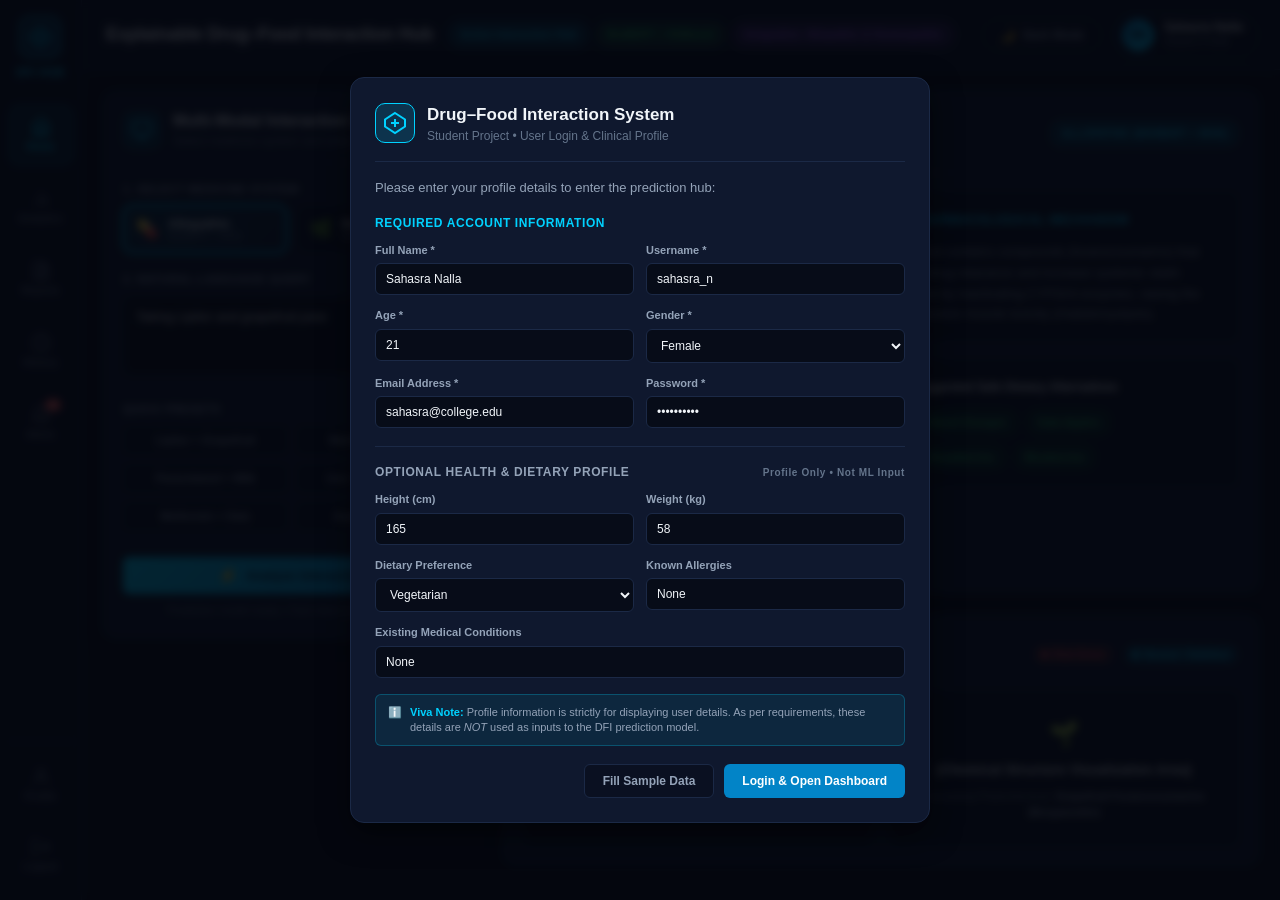
<file: index.html>
<!DOCTYPE html>
<html lang="en">

<head>
  <meta charset="UTF-8">
  <meta name="viewport" content="width=device-width, initial-scale=1.0">
  <title>Drug–Food Interaction (DFI) Prediction System</title>
  <meta name="description"
    content="A student-built Drug-Food Interaction Prediction System frontend with clinical explainability and interaction risk gauge.">
  <link rel="stylesheet" href="style.css">
</head>

<body class="dark-theme">

  <!-- ========================================================
       1. LOGIN & USER PROFILE SETUP MODAL (Appears on Load)
       ======================================================== -->
  <div id="loginModal" class="modal-overlay">
    <div class="modal-card">
      <div class="modal-header">
        <div class="modal-brand">
          <div class="brand-icon">
            <!-- Medical / Hexagon Cross Icon -->
            <svg width="24" height="24" viewBox="0 0 24 24" fill="none" stroke="currentColor" stroke-width="2">
              <polygon points="12 2 22 8.5 22 15.5 12 22 2 15.5 2 8.5 12 2"></polygon>
              <line x1="12" y1="8" x2="12" y2="16"></line>
              <line x1="8" y1="12" x2="16" y2="12"></line>
            </svg>
          </div>
          <div>
            <h2 class="modal-title">Drug–Food Interaction System</h2>
            <p class="modal-subtitle">Student Project • User Login & Clinical Profile</p>
          </div>
        </div>
      </div>

      <div class="modal-body">
        <p class="form-instruction">Please enter your profile details to enter the prediction hub:</p>

        <form id="loginForm">
          <!-- Required Login Credentials -->
          <div class="form-section-title">Required Account Information</div>
          <div class="form-grid">
            <div class="form-group">
              <label for="inputFullName">Full Name *</label>
              <input type="text" id="inputFullName" required placeholder="e.g., Sahasra Nalla" value="Sahasra Nalla">
            </div>
            <div class="form-group">
              <label for="inputUsername">Username *</label>
              <input type="text" id="inputUsername" required placeholder="e.g., sahasra_n" value="sahasra_n">
            </div>
            <div class="form-group">
              <label for="inputAge">Age *</label>
              <input type="number" id="inputAge" required min="1" max="120" placeholder="e.g., 21" value="21">
            </div>
            <div class="form-group">
              <label for="inputGender">Gender *</label>
              <select id="inputGender" required>
                <option value="Female" selected>Female</option>
                <option value="Male">Male</option>
                <option value="Other">Other / Prefer not to say</option>
              </select>
            </div>
            <div class="form-group">
              <label for="inputEmail">Email Address *</label>
              <input type="email" id="inputEmail" required placeholder="e.g., sahasra@college.edu"
                value="sahasra@college.edu">
            </div>
            <div class="form-group">
              <label for="inputPassword">Password *</label>
              <input type="password" id="inputPassword" required placeholder="••••••••" value="student123">
            </div>
          </div>

          <!-- Optional Health Profile Information -->
          <div class="form-section-title optional-title">
            Optional Health & Dietary Profile
            <span class="optional-badge">Profile Only • Not ML Input</span>
          </div>

          <div class="form-grid">
            <div class="form-group">
              <label for="inputHeight">Height (cm)</label>
              <input type="number" id="inputHeight" placeholder="e.g., 165" value="165">
            </div>
            <div class="form-group">
              <label for="inputWeight">Weight (kg)</label>
              <input type="number" id="inputWeight" placeholder="e.g., 58" value="58">
            </div>
            <div class="form-group">
              <label for="inputDiet">Dietary Preference</label>
              <select id="inputDiet">
                <option value="Vegetarian" selected>Vegetarian</option>
                <option value="Non-Vegetarian">Non-Vegetarian</option>
                <option value="Vegan">Vegan</option>
                <option value="Eggetarian">Eggetarian</option>
              </select>
            </div>
            <div class="form-group">
              <label for="inputAllergies">Known Allergies</label>
              <input type="text" id="inputAllergies" placeholder="e.g., Penicillin, Peanuts" value="None">
            </div>
            <div class="form-group full-width">
              <label for="inputConditions">Existing Medical Conditions</label>
              <input type="text" id="inputConditions" placeholder="e.g., Mild Asthma, Hypertension" value="None">
            </div>
          </div>

          <!-- Note for Project Review / Viva -->
          <div class="viva-note">
            <span class="viva-note-icon">ℹ️</span>
            <span><strong>Viva Note:</strong> Profile information is strictly for displaying user details. As per
              requirements, these details are <em>NOT</em> used as inputs to the DFI prediction model.</span>
          </div>

          <div class="modal-actions">
            <button type="button" id="autofillBtn" class="btn btn-secondary">Fill Sample Data</button>
            <button type="submit" class="btn btn-primary">Login & Open Dashboard</button>
          </div>
        </form>
      </div>
    </div>
  </div>

  <!-- ========================================================
       2. USER PROFILE DETAILS MODAL (Viewable from Top-Right)
       ======================================================== -->
  <div id="profileViewModal" class="modal-overlay hidden">
    <div class="modal-card profile-details-card">
      <div class="modal-header">
        <div class="modal-brand">
          <div class="avatar-circle large" id="modalProfileAvatar">SN</div>
          <div>
            <h2 class="modal-title" id="modalProfileName">Sahasra Nalla</h2>
            <p class="modal-subtitle" id="modalProfileUsername">@sahasra_n • Registered Student Profile</p>
          </div>
        </div>
        <button type="button" id="closeProfileModalBtn" class="close-btn" aria-label="Close Profile">✕</button>
      </div>

      <div class="modal-body">
        <div class="profile-info-grid">
          <div class="profile-field">
            <span class="field-label">Email:</span>
            <span class="field-value" id="displayEmail">sahasra@college.edu</span>
          </div>
          <div class="profile-field">
            <span class="field-label">Age & Gender:</span>
            <span class="field-value" id="displayAgeGender">21 years, Female</span>
          </div>
          <div class="profile-field">
            <span class="field-label">Height:</span>
            <span class="field-value" id="displayHeight">165 cm</span>
          </div>
          <div class="profile-field">
            <span class="field-label">Weight:</span>
            <span class="field-value" id="displayWeight">58 kg</span>
          </div>
          <div class="profile-field">
            <span class="field-label">Dietary Preference:</span>
            <span class="field-value" id="displayDiet">Vegetarian</span>
          </div>
          <div class="profile-field">
            <span class="field-label">Known Allergies:</span>
            <span class="field-value" id="displayAllergies">None</span>
          </div>
          <div class="profile-field full-width">
            <span class="field-label">Existing Conditions:</span>
            <span class="field-value" id="displayConditions">None</span>
          </div>
        </div>

        <div class="viva-note">
          <span class="viva-note-icon">🔒</span>
          <span>This profile data is saved locally for account display and is decoupled from prediction
            calculations.</span>
        </div>

        <div class="modal-actions">
          <button type="button" id="editProfileBtn" class="btn btn-secondary">Edit Profile</button>
          <button type="button" id="closeProfileBtn" class="btn btn-primary">Done</button>
        </div>
      </div>
    </div>
  </div>

  <!-- ========================================================
       3. MAIN APPLICATION LAYOUT
       ======================================================== -->
  <div class="app-layout">

    <!-- LEFT SIDEBAR (Follows Reference Image) -->
    <aside class="sidebar">
      <div class="sidebar-brand">
        <div class="brand-logo-hex">
          <svg width="22" height="22" viewBox="0 0 24 24" fill="none" stroke="currentColor" stroke-width="2">
            <polygon points="12 2 22 8.5 22 15.5 12 22 2 15.5 2 8.5 12 2"></polygon>
            <line x1="12" y1="8" x2="12" y2="16"></line>
            <line x1="8" y1="12" x2="16" y2="12"></line>
          </svg>
        </div>
        <div class="brand-text">DFI Hub</div>
      </div>

      <nav class="sidebar-nav">
        <!-- Home (Active by default) -->
        <button class="nav-btn active" data-tab="home" title="Home">
          <svg class="nav-icon" width="20" height="20" viewBox="0 0 24 24" fill="none" stroke="currentColor"
            stroke-width="2">
            <path d="M3 9l9-7 9 7v11a2 2 0 0 1-2 2H5a2 2 0 0 1-2-2z"></path>
            <polyline points="9 22 9 12 15 12 15 22"></polyline>
          </svg>
          <span class="nav-label">Home</span>
        </button>

        <!-- Analytics -->
        <button class="nav-btn" data-tab="analytics" title="Analytics">
          <svg class="nav-icon" width="20" height="20" viewBox="0 0 24 24" fill="none" stroke="currentColor"
            stroke-width="2">
            <path d="M18 20V10"></path>
            <path d="M12 20V4"></path>
            <path d="M6 20v-6"></path>
          </svg>
          <span class="nav-label">Analytics</span>
        </button>

        <!-- Reports -->
        <button class="nav-btn" data-tab="reports" title="Reports">
          <svg class="nav-icon" width="20" height="20" viewBox="0 0 24 24" fill="none" stroke="currentColor"
            stroke-width="2">
            <path d="M14 2H6a2 2 0 0 0-2 2v16a2 2 0 0 0 2 2h12a2 2 0 0 0 2-2V8z"></path>
            <polyline points="14 2 14 8 20 8"></polyline>
            <line x1="16" y1="13" x2="8" y2="13"></line>
            <line x1="16" y1="17" x2="8" y2="17"></line>
            <polyline points="10 9 9 9 8 9"></polyline>
          </svg>
          <span class="nav-label">Reports</span>
        </button>

        <!-- History -->
        <button class="nav-btn" data-tab="history" title="History">
          <svg class="nav-icon" width="20" height="20" viewBox="0 0 24 24" fill="none" stroke="currentColor"
            stroke-width="2">
            <circle cx="12" cy="12" r="10"></circle>
            <polyline points="12 6 12 12 16 14"></polyline>
          </svg>
          <span class="nav-label">History</span>
        </button>

        <!-- Alerts -->
        <button class="nav-btn" data-tab="alerts" title="Alerts">
          <svg class="nav-icon" width="20" height="20" viewBox="0 0 24 24" fill="none" stroke="currentColor"
            stroke-width="2">
            <path d="M18 8A6 6 0 0 0 6 8c0 7-3 9-3 9h18s-3-2-3-9"></path>
            <path d="M13.73 21a2 2 0 0 1-3.46 0"></path>
          </svg>
          <span class="nav-label">Alerts</span>
          <span class="nav-badge">3</span>
        </button>
      </nav>

      <!-- Sidebar Bottom: Profile & Logout -->
      <div class="sidebar-bottom">
        <button id="sidebarProfileBtn" class="nav-btn" title="View User Profile">
          <svg class="nav-icon" width="20" height="20" viewBox="0 0 24 24" fill="none" stroke="currentColor"
            stroke-width="2">
            <path d="M20 21v-2a4 4 0 0 0-4-4H8a4 4 0 0 0-4 4v2"></path>
            <circle cx="12" cy="7" r="4"></circle>
          </svg>
          <span class="nav-label">Profile</span>
        </button>

        <button id="logoutBtn" class="nav-btn logout-btn" title="Logout">
          <svg class="nav-icon" width="20" height="20" viewBox="0 0 24 24" fill="none" stroke="currentColor"
            stroke-width="2">
            <path d="M9 21H5a2 2 0 0 1-2-2V5a2 2 0 0 1 2-2h4"></path>
            <polyline points="16 17 21 12 16 7"></polyline>
            <line x1="21" y1="12" x2="9" y2="12"></line>
          </svg>
          <span class="nav-label">Logout</span>
        </button>
      </div>
    </aside>

    <!-- MAIN DASHBOARD CONTENT AREA -->
    <div class="main-wrapper">

      <!-- TOP HEADER BAR -->
      <header class="top-header">
        <div class="header-left">
          <h1 class="header-title">Explainable Drug–Food Interaction Hub</h1>
          <div class="header-badges">
            <span class="badge badge-cyan">Active Interaction Hub</span>
            <span class="badge badge-green">BioBERT + XGBoost</span>
            <span class="badge badge-purple">Integrative: Allopathic & Homeopathic</span>
          </div>
        </div>

        <div class="header-right">
          <!-- Dark / Light Mode Toggle Button -->
          <button id="themeToggleBtn" class="theme-toggle-btn" title="Toggle Dark/Light Mode">
            <span class="theme-icon" id="themeIcon">🌙</span>
            <span class="theme-text" id="themeText">Dark Mode</span>
          </button>

          <!-- Top-Right User Profile Chip -->
          <div id="topProfileChip" class="profile-chip" title="Click to view profile details">
            <div class="avatar-circle" id="topAvatar">SN</div>
            <div class="profile-chip-info">
              <span class="profile-chip-name" id="topProfileName">Sahasra Nalla</span>
              <span class="profile-chip-role">Student Profile</span>
            </div>
          </div>
        </div>
      </header>

      <!-- CONTENT BODY (Home view & Tab placeholder views) -->
      <main class="content-body">

        <!-- ==========================================
             VIEW 1: HOME TAB (The Main DFI Dashboard)
             ========================================== -->
        <section id="homeView" class="tab-view active-view">
          <div class="dashboard-grid">

            <!-- LEFT COLUMN: MAIN INPUT CARD -->
            <div class="card input-card">
              <div class="card-header">
                <div class="card-icon-box">
                  <svg width="22" height="22" viewBox="0 0 24 24" fill="none" stroke="currentColor" stroke-width="2">
                    <rect x="2" y="3" width="20" height="14" rx="2" ry="2"></rect>
                    <line x1="8" y1="21" x2="16" y2="21"></line>
                    <line x1="12" y1="17" x2="12" y2="21"></line>
                  </svg>
                </div>
                <div>
                  <h2 class="card-title">Multi-Modal Interaction Input</h2>
                  <p class="card-subtitle">Select medicine system and enter your query below.</p>
                </div>
              </div>

              <div class="input-form-content">

                <!-- 1. Select Medicine System -->
                <div class="input-section">
                  <label class="section-label">1. SELECT MEDICINE SYSTEM</label>
                  <div class="system-toggle-group">
                    <button type="button" id="btnSystemAllopathic" class="system-toggle-btn active"
                      data-system="Allopathic">
                      <span class="system-icon">💊</span>
                      <span class="system-info">
                        <strong>Allopathic</strong>
                        <small>BioBERT + MOE</small>
                      </span>
                    </button>

                    <button type="button" id="btnSystemHomeopathic" class="system-toggle-btn" data-system="Homeopathic">
                      <span class="system-icon">🌿</span>
                      <span class="system-info">
                        <strong>Homeopathic</strong>
                        <small>Materia Medica</small>
                      </span>
                    </button>
                  </div>
                </div>

                <!-- 2. Natural-Language Query -->
                <div class="input-section">
                  <div class="section-header-inline">
                    <label class="section-label" for="queryInput">2. NATURAL-LANGUAGE QUERY</label>
                    <button type="button" id="clearQueryBtn" class="link-btn">Clear</button>
                  </div>
                  <div class="query-box-wrapper">
                    <textarea id="queryInput" class="query-textarea" rows="3"
                      placeholder="e.g., Taking Lipitor and drinking grapefruit juice">Taking Lipitor and grapefruit juice</textarea>
                  </div>
                </div>

                <!-- Quick Presets -->
                <div class="input-section">
                  <label class="section-label">QUICK PRESETS</label>
                  <div class="presets-grid">
                    <button type="button" class="preset-btn" data-preset="Lipitor + Grapefruit">
                      Lipitor + Grapefruit
                    </button>
                    <button type="button" class="preset-btn" data-preset="Warfarin + Spinach">
                      Warfarin + Spinach
                    </button>
                    <button type="button" class="preset-btn" data-preset="Paracetamol + Milk">
                      Paracetamol + Milk
                    </button>
                    <button type="button" class="preset-btn" data-preset="Iron Supplements + Orange Juice">
                      Iron + Orange Juice
                    </button>
                    <button type="button" class="preset-btn" data-preset="Metformin + High-Fiber Oats">
                      Metformin + Oats
                    </button>
                    <button type="button" class="preset-btn" data-preset="Aspirin + Alcohol">
                      Aspirin + Alcohol
                    </button>
                  </div>
                </div>

                <!-- Large Analyze Button -->
                <div class="analyze-btn-container">
                  <button type="button" id="analyzeBtn" class="btn btn-analyze">
                    <span class="analyze-icon">⚡</span>
                    <span class="analyze-text">Analyze Interaction</span>
                  </button>
                  <p class="analyze-status-hint">Prediction model ready • Fast client-side evaluation</p>
                </div>

              </div>
            </div>

            <!-- RIGHT COLUMN: RESULTS & HEATMAP -->
            <div class="results-column">

              <!-- RESULT CARD (Top Right) -->
              <div class="card result-card">
                <div class="result-card-header">
                  <div class="result-title-group">
                    <div class="result-shield-icon">
                      <svg width="22" height="22" viewBox="0 0 24 24" fill="none" stroke="currentColor"
                        stroke-width="2">
                        <path d="M12 22s8-4 8-10V5l-8-3-8 3v7c0 6 8 10 8 10z"></path>
                      </svg>
                    </div>
                    <div>
                      <h2 class="result-heading" id="resultTitle">Lipitor (Atorvastatin) + Grapefruit</h2>
                      <p class="result-pathway" id="resultPathway">Target Pathway: Intestinal & Hepatic CYP3A4 / OATP1B1
                      </p>
                    </div>
                  </div>
                  <span class="system-tag" id="resultSystemTag">ALLOPATHIC (BIOBERT + MOE)</span>
                </div>

                <!-- Results Content Grid: Gauge on Left, Mechanism on Right -->
                <div class="result-content-grid">

                  <!-- Left: CUSTOM INTERACTION GAUGE -->
                  <div class="gauge-container">
                    <div class="gauge-title-label">INTERACTION RISK GAUGE</div>

                    <!-- SVG Semicircle Gauge -->
                    <div class="gauge-svg-wrapper">
                      <svg id="interactionGaugeSvg" viewBox="0 0 300 170" class="gauge-svg">
                        <defs>
                          <!-- Color Transition Gradient as specified:
                               Left: Red (-100) -> Orange -> Yellow -> Center (0)
                               Right: Center (0 Light Yellow) -> Lime/Light Green -> Dark Green (+100) -->
                          <linearGradient id="gaugeGradient" x1="0%" y1="0%" x2="100%" y2="0%">
                            <stop offset="0%" stop-color="#ef4444"></stop> <!-- Far Left: Red (-100) -->
                            <stop offset="22%" stop-color="#f97316"></stop> <!-- Orange (-50) -->
                            <stop offset="42%" stop-color="#eab308"></stop> <!-- Yellow -->
                            <stop offset="50%" stop-color="#fef08a"></stop> <!-- Center: Light Yellow (0) -->
                            <stop offset="62%" stop-color="#84cc16"></stop> <!-- Slightly Yellow / Lime -->
                            <stop offset="80%" stop-color="#22c55e"></stop> <!-- Light Green (+50) -->
                            <stop offset="100%" stop-color="#15803d"></stop> <!-- Far Right: Dark Green (+100) -->
                          </linearGradient>
                        </defs>

                        <!-- Background track arc (subtle) -->
                        <path d="M 45 140 A 105 105 0 0 1 255 140" fill="none" stroke="rgba(255,255,255,0.08)"
                          stroke-width="24" stroke-linecap="round"></path>

                        <!-- Main colored semicircle gauge arc -->
                        <path d="M 45 140 A 105 105 0 0 1 255 140" fill="none" stroke="url(#gaugeGradient)"
                          stroke-width="20" stroke-linecap="round"></path>

                        <!-- Center Neutral Notch at top (0) -->
                        <line x1="150" y1="26" x2="150" y2="38" stroke="#ffffff" stroke-width="2.5"
                          stroke-linecap="round"></line>

                        <!-- Scale Numbers -->
                        <text x="32" y="156" class="gauge-scale-text">-100</text>
                        <text x="70" y="80" class="gauge-scale-text">-50</text>
                        <text x="150" y="22" class="gauge-scale-text center-label">0</text>
                        <text x="230" y="80" class="gauge-scale-text">+50</text>
                        <text x="268" y="156" class="gauge-scale-text">+100</text>

                        <!-- Scale direction labels -->
                        <text x="60" y="125" class="gauge-legend-text left">Negative</text>
                        <text x="240" y="125" class="gauge-legend-text right">Positive</text>

                        <!-- Needle indicator group (Rotates around 150, 140) -->
                        <g id="gaugeNeedleGroup" transform="rotate(-77 150 140)">
                          <!-- Needle pointer pointing towards apex -->
                          <polygon points="146,140 154,140 150,48" fill="#00d2ff" class="needle-body"></polygon>
                          <!-- Pivot center circle cap -->
                          <circle cx="150" cy="140" r="9" fill="#0f172a" stroke="#00d2ff" stroke-width="3"></circle>
                          <circle cx="150" cy="140" r="3.5" fill="#ffffff"></circle>
                        </g>
                      </svg>
                    </div>

                    <!-- Numerical Score Display -->
                    <div class="score-readout">
                      <span id="scoreNumber" class="score-number">-86</span>
                      <span class="score-denominator">/ 100</span>
                    </div>

                    <!-- Risk Result Status Badge & Message (Directly below gauge) -->
                    <div class="risk-result-box">
                      <div id="riskBadge" class="risk-status-badge unsafe">UNSAFE</div>
                      <div id="riskMessage" class="risk-message-text">Cannot be consumed</div>
                    </div>

                    <!-- Simple Legend -->
                    <div class="gauge-legend-bar">
                      <span class="legend-item"><span class="dot red"></span> Negative (&lt;0)</span>
                      <span class="legend-item"><span class="dot yellow"></span> Neutral (0)</span>
                      <span class="legend-item"><span class="dot green"></span> Positive (&gt;0)</span>
                    </div>
                  </div>

                  <!-- Right: PHARMACOLOGICAL MECHANISM -->
                  <div class="mechanism-container">
                    <div class="mechanism-card">
                      <div class="mechanism-header">
                        <span class="mechanism-icon">💡</span>
                        <span class="mechanism-title">PHARMACOLOGICAL MECHANISM</span>
                      </div>
                      <p id="mechanismText" class="mechanism-body">
                        Grapefruit contains potent furanocoumarins (6',7'-dihydroxybergamottin) that irreversibly
                        inhibit intestinal CYP3A4 enzymes. This prevents normal first-pass drug clearance and elevates
                        systemic Lipitor exposure to toxic levels.
                      </p>
                    </div>

                    <!-- Suggested Safe Alternatives / Clinical Note -->
                    <div class="alternatives-card">
                      <div class="alternatives-header">
                        <span class="alt-icon">🥗</span>
                        <span class="alt-title">Suggested Safe Dietary Alternatives</span>
                      </div>
                      <div id="alternativesList" class="alternatives-tags">
                        <span class="alt-pill">Sweet Navel Oranges</span>
                        <span class="alt-pill">Gala Apples</span>
                        <span class="alt-pill">Fresh Strawberries</span>
                        <span class="alt-pill">Blueberries</span>
                      </div>
                    </div>
                  </div>

                </div>
              </div>

              <!-- MOLECULAR ATTENTION HEATMAP CARD (Bottom Right) -->
              <div class="card heatmap-card">
                <div class="heatmap-header">
                  <div>
                    <h3 class="heatmap-title">Interactive Molecular Attention Heatmap</h3>
                    <p class="heatmap-subtitle">2D structural attention representation</p>
                  </div>
                  <div class="heatmap-legend">
                    <span class="legend-badge red"><span class="dot red"></span> Risk Driver</span>
                    <span class="legend-badge cyan"><span class="dot cyan"></span> Neutral / Stabilizer</span>
                  </div>
                </div>

                <!-- Dark Placeholder Box as strictly requested -->
                <div class="molecular-placeholder-container">
                  <div class="structure-placeholder-box">
                    <div class="placeholder-icon">🔬</div>
                    <div class="placeholder-text">[Chemical Structure Visualization Area]</div>
                    <div class="placeholder-subtext">Active Core: <span id="placeholderDrugName">Lipitor
                        (Atorvastatin)</span></div>
                  </div>

                  <div class="structure-placeholder-box">
                    <div class="placeholder-icon">🌱</div>
                    <div class="placeholder-text">[Chemical Structure Visualization Area]</div>
                    <div class="placeholder-subtext">Interacting Phytochemical: <span
                        id="placeholderFoodName">Grapefruit Furanocoumarins</span></div>
                  </div>
                </div>
              </div>

            </div>

          </div>
        </section>

        <!-- ==========================================
             VIEW 2: PLACEHOLDER VIEWS FOR OTHER TABS
             (Analytics, Reports, History, Alerts)
             ========================================== -->
        <section id="placeholderView" class="tab-view">
          <div class="card tab-placeholder-card">
            <div class="placeholder-card-icon" id="placeholderIcon">📊</div>
            <h2 class="placeholder-card-title" id="placeholderTitle">Analytics Hub</h2>
            <p class="placeholder-card-description" id="placeholderDesc">
              This module is prepared for future college project expansion. It will display statistical charts,
              interaction frequency breakdowns, and drug-class clustering once connected to the database.
            </p>
            <div class="viva-note centered">
              <span class="viva-note-icon">🎓</span>
              <span><strong>College Project Viva Note:</strong> The main project focus is on the <em>Home</em> tab
                Drug–Food Interaction Prediction & Custom Gauge Engine.</span>
            </div>
            <button type="button" id="backToHomeBtn" class="btn btn-primary">← Return to DFI Prediction Hub</button>
          </div>
        </section>

      </main>
    </div>

  </div>

  <!-- Vanilla JavaScript -->
  <script src="script.js"></script>
</body>

</html>
</file>
<file: style.css>
/* ==========================================================================
   DRUG–FOOD INTERACTION (DFI) PREDICTION SYSTEM - STYLESHEET
   Beginner-friendly vanilla CSS with CSS variables for Light/Dark theme.
   Matches the reference dashboard layout, colors, and aesthetics.
   ========================================================================== */

/* --------------------------------------------------------------------------
   1. CSS VARIABLES (THEME CONFIGURATION)
   -------------------------------------------------------------------------- */
:root {
  /* DARK THEME (Default - Matches Reference Image) */
  --bg-page: #080d19;
  --bg-sidebar: #0a0f1f;
  --bg-header: #0c1326;
  --bg-card: #0f182e;
  --bg-card-inner: #0a1021;
  --bg-input: #070c18;
  --border-color: #1b2946;
  --border-hover: #29406d;
  --border-focus: #00d2ff;

  /* Typography Colors */
  --text-main: #f1f5f9;
  --text-secondary: #94a3b8;
  --text-muted: #64748b;
  --text-inverse: #080d19;

  /* Brand Accents */
  --accent-cyan: #00d2ff;
  --accent-cyan-dark: #0284c7;
  --accent-cyan-glow: rgba(0, 210, 255, 0.15);

  /* Status Colors */
  --color-safe: #22c55e;
  --color-safe-bg: rgba(34, 197, 94, 0.15);
  --color-neutral: #eab308;
  --color-neutral-bg: rgba(234, 179, 8, 0.15);
  --color-unsafe: #ef4444;
  --color-unsafe-bg: rgba(239, 68, 68, 0.15);
  --color-purple: #a855f7;
  --color-purple-bg: rgba(168, 85, 247, 0.15);

  /* Element Styling */
  --radius-sm: 6px;
  --radius-md: 10px;
  --radius-lg: 14px;
  --shadow-card: 0 4px 16px rgba(0, 0, 0, 0.35);
  --font-family: -apple-system, BlinkMacSystemFont, "Segoe UI", Roboto, "Helvetica Neue", Arial, sans-serif;
}

/* LIGHT THEME (Activated via Dark/Light Toggle) */
body.light-theme {
  --bg-page: #f1f5f9;
  --bg-sidebar: #ffffff;
  --bg-header: #ffffff;
  --bg-card: #ffffff;
  --bg-card-inner: #f8fafc;
  --bg-input: #f8fafc;
  --border-color: #cbd5e1;
  --border-hover: #94a3b8;
  --border-focus: #0284c7;

  --text-main: #0f172a;
  --text-secondary: #334155;
  --text-muted: #64748b;
  --text-inverse: #ffffff;

  --accent-cyan: #0284c7;
  --accent-cyan-dark: #0369a1;
  --accent-cyan-glow: rgba(2, 132, 199, 0.15);

  --color-safe: #16a34a;
  --color-safe-bg: rgba(22, 163, 74, 0.12);
  --color-neutral: #ca8a04;
  --color-neutral-bg: rgba(202, 138, 4, 0.12);
  --color-unsafe: #dc2626;
  --color-unsafe-bg: rgba(220, 38, 38, 0.12);
  --color-purple: #9333ea;
  --color-purple-bg: rgba(147, 51, 234, 0.12);

  --shadow-card: 0 4px 12px rgba(15, 23, 42, 0.08);
}

/* --------------------------------------------------------------------------
   2. GLOBAL RESET & BASE STYLES
   -------------------------------------------------------------------------- */
* {
  box-sizing: border-box;
  margin: 0;
  padding: 0;
}

body {
  font-family: var(--font-family);
  background-color: var(--bg-page);
  color: var(--text-main);
  min-height: 100vh;
  line-height: 1.5;
  transition: background-color 0.25s ease, color 0.25s ease;
  overflow-x: hidden;
}

button {
  font-family: inherit;
  cursor: pointer;
  border: none;
  background: none;
}

input,
select,
textarea {
  font-family: inherit;
  color: var(--text-main);
}

/* --------------------------------------------------------------------------
   3. APP LAYOUT (SIDEBAR + MAIN CONTENT)
   -------------------------------------------------------------------------- */
.app-layout {
  display: flex;
  min-height: 100vh;
  width: 100%;
}

/* SIDEBAR STYLES */
.sidebar {
  width: 82px;
  background-color: var(--bg-sidebar);
  border-right: 1px solid var(--border-color);
  display: flex;
  flex-direction: column;
  align-items: center;
  padding: 16px 8px;
  flex-shrink: 0;
  transition: background-color 0.25s ease, border-color 0.25s ease;
}

.sidebar-brand {
  display: flex;
  flex-direction: column;
  align-items: center;
  gap: 6px;
  margin-bottom: 24px;
}

.brand-logo-hex {
  width: 42px;
  height: 42px;
  border-radius: 10px;
  background: linear-gradient(135deg, rgba(0, 210, 255, 0.15), rgba(2, 132, 199, 0.3));
  border: 1px solid var(--accent-cyan);
  color: var(--accent-cyan);
  display: flex;
  align-items: center;
  justify-content: center;
}

.brand-text {
  font-size: 11px;
  font-weight: 700;
  letter-spacing: 0.5px;
  color: var(--accent-cyan);
  text-transform: uppercase;
}

.sidebar-nav {
  display: flex;
  flex-direction: column;
  gap: 12px;
  width: 100%;
  align-items: center;
  flex-grow: 1;
}

.nav-btn {
  width: 64px;
  height: 60px;
  border-radius: var(--radius-md);
  color: var(--text-muted);
  display: flex;
  flex-direction: column;
  align-items: center;
  justify-content: center;
  gap: 4px;
  position: relative;
  transition: all 0.2s ease;
}

.nav-btn:hover {
  color: var(--text-main);
  background-color: rgba(255, 255, 255, 0.05);
}

body.light-theme .nav-btn:hover {
  background-color: rgba(0, 0, 0, 0.05);
}

.nav-btn.active {
  color: var(--accent-cyan);
  background-color: rgba(0, 210, 255, 0.1);
  border: 1px solid rgba(0, 210, 255, 0.4);
}

.nav-icon {
  stroke-width: 2;
}

.nav-label {
  font-size: 10px;
  font-weight: 600;
}

.nav-badge {
  position: absolute;
  top: 6px;
  right: 12px;
  background-color: var(--color-unsafe);
  color: #ffffff;
  font-size: 9px;
  font-weight: 700;
  padding: 1px 5px;
  border-radius: 10px;
}

.sidebar-bottom {
  display: flex;
  flex-direction: column;
  gap: 10px;
  width: 100%;
  align-items: center;
  padding-top: 12px;
  border-top: 1px solid var(--border-color);
}

.logout-btn:hover {
  color: var(--color-unsafe);
}

/* MAIN WRAPPER & TOP HEADER */
.main-wrapper {
  flex-grow: 1;
  display: flex;
  flex-direction: column;
  min-width: 0;
}

.top-header {
  height: 70px;
  background-color: var(--bg-header);
  border-bottom: 1px solid var(--border-color);
  display: flex;
  align-items: center;
  justify-content: space-between;
  padding: 0 24px;
  transition: background-color 0.25s ease, border-color 0.25s ease;
}

.header-left {
  display: flex;
  align-items: center;
  gap: 16px;
  flex-wrap: wrap;
}

.header-title {
  font-size: 18px;
  font-weight: 700;
  color: var(--text-main);
  letter-spacing: -0.3px;
}

.header-badges {
  display: flex;
  align-items: center;
  gap: 8px;
}

.badge {
  font-size: 11px;
  font-weight: 600;
  padding: 3px 10px;
  border-radius: 14px;
  display: inline-flex;
  align-items: center;
  gap: 5px;
}

.badge-cyan {
  background-color: rgba(0, 210, 255, 0.15);
  color: var(--accent-cyan);
  border: 1px solid rgba(0, 210, 255, 0.35);
}

.badge-green {
  background-color: var(--color-safe-bg);
  color: var(--color-safe);
  border: 1px solid rgba(34, 197, 94, 0.35);
}

.badge-purple {
  background-color: var(--color-purple-bg);
  color: var(--color-purple);
  border: 1px solid rgba(168, 85, 247, 0.35);
}

.header-right {
  display: flex;
  align-items: center;
  gap: 16px;
}

/* THEME TOGGLE BUTTON */
.theme-toggle-btn {
  display: flex;
  align-items: center;
  gap: 8px;
  background-color: var(--bg-card-inner);
  border: 1px solid var(--border-color);
  color: var(--text-secondary);
  padding: 6px 14px;
  border-radius: 20px;
  font-size: 12px;
  font-weight: 600;
  transition: all 0.2s ease;
}

.theme-toggle-btn:hover {
  border-color: var(--border-focus);
  color: var(--text-main);
}

/* USER PROFILE CHIP */
.profile-chip {
  display: flex;
  align-items: center;
  gap: 10px;
  padding: 4px 12px 4px 6px;
  background-color: var(--bg-card-inner);
  border: 1px solid var(--border-color);
  border-radius: 24px;
  cursor: pointer;
  transition: all 0.2s ease;
}

.profile-chip:hover {
  border-color: var(--border-focus);
  background-color: rgba(0, 210, 255, 0.05);
}

.avatar-circle {
  width: 32px;
  height: 32px;
  border-radius: 50%;
  background: linear-gradient(135deg, #0284c7, #00d2ff);
  color: #070c18;
  font-size: 12px;
  font-weight: 800;
  display: flex;
  align-items: center;
  justify-content: center;
}

.avatar-circle.large {
  width: 48px;
  height: 48px;
  font-size: 16px;
}

.profile-chip-info {
  display: flex;
  flex-direction: column;
}

.profile-chip-name {
  font-size: 12px;
  font-weight: 700;
  color: var(--text-main);
  line-height: 1.2;
}

.profile-chip-role {
  font-size: 10px;
  color: var(--text-muted);
}

/* CONTENT BODY CONTAINER */
.content-body {
  flex-grow: 1;
  padding: 20px;
  overflow-y: auto;
}

.tab-view {
  display: none;
}

.tab-view.active-view {
  display: block;
}

/* --------------------------------------------------------------------------
   4. DASHBOARD 2-COLUMN GRID (Follows Reference Image)
   -------------------------------------------------------------------------- */
.dashboard-grid {
  display: grid;
  grid-template-columns: 380px 1fr;
  gap: 20px;
  align-items: start;
}

@media (max-width: 1100px) {
  .dashboard-grid {
    grid-template-columns: 1fr;
  }
}

/* CARD BASE STYLING */
.card {
  background-color: var(--bg-card);
  border: 1px solid var(--border-color);
  border-radius: var(--radius-lg);
  box-shadow: var(--shadow-card);
  padding: 20px;
  transition: background-color 0.25s ease, border-color 0.25s ease;
}

/* LEFT COLUMN: MULTI-MODAL INPUT CARD */
.input-card {
  display: flex;
  flex-direction: column;
  gap: 18px;
}

.card-header {
  display: flex;
  align-items: flex-start;
  gap: 12px;
  padding-bottom: 12px;
  border-bottom: 1px solid var(--border-color);
}

.card-icon-box {
  width: 38px;
  height: 38px;
  background-color: rgba(0, 210, 255, 0.12);
  border: 1px solid rgba(0, 210, 255, 0.3);
  color: var(--accent-cyan);
  border-radius: var(--radius-md);
  display: flex;
  align-items: center;
  justify-content: center;
  flex-shrink: 0;
}

.card-title {
  font-size: 16px;
  font-weight: 700;
  color: var(--text-main);
  line-height: 1.3;
}

.card-subtitle {
  font-size: 12px;
  color: var(--text-muted);
}

.input-form-content {
  display: flex;
  flex-direction: column;
  gap: 18px;
}

.input-section {
  display: flex;
  flex-direction: column;
  gap: 8px;
}

.section-label {
  font-size: 11px;
  font-weight: 700;
  letter-spacing: 0.6px;
  color: var(--text-secondary);
  text-transform: uppercase;
}

.section-header-inline {
  display: flex;
  justify-content: space-between;
  align-items: center;
}

.link-btn {
  font-size: 11px;
  color: var(--accent-cyan);
  font-weight: 600;
  padding: 0;
}

.link-btn:hover {
  text-decoration: underline;
}

/* MEDICINE SYSTEM TOGGLE BUTTONS */
.system-toggle-group {
  display: grid;
  grid-template-columns: 1fr 1fr;
  gap: 10px;
}

.system-toggle-btn {
  background-color: var(--bg-card-inner);
  border: 1px solid var(--border-color);
  border-radius: var(--radius-md);
  padding: 10px 12px;
  display: flex;
  align-items: center;
  gap: 10px;
  text-align: left;
  transition: all 0.2s ease;
}

.system-toggle-btn:hover {
  border-color: var(--border-hover);
}

.system-toggle-btn.active {
  border-color: var(--accent-cyan);
  background: linear-gradient(135deg, rgba(0, 210, 255, 0.12), rgba(2, 132, 199, 0.05));
  box-shadow: 0 0 0 1px var(--accent-cyan);
}

.system-icon {
  font-size: 18px;
}

.system-info {
  display: flex;
  flex-direction: column;
}

.system-info strong {
  font-size: 13px;
  font-weight: 700;
  color: var(--text-main);
}

.system-info small {
  font-size: 10px;
  color: var(--text-muted);
}

/* NATURAL LANGUAGE QUERY TEXTAREA */
.query-box-wrapper {
  position: relative;
}

.query-textarea {
  width: 100%;
  background-color: var(--bg-input);
  border: 1px solid var(--border-color);
  border-radius: var(--radius-md);
  padding: 12px;
  font-size: 13px;
  resize: vertical;
  min-height: 80px;
  outline: none;
  transition: border-color 0.2s ease;
}

.query-textarea:focus {
  border-color: var(--border-focus);
}

/* PRESETS BUTTONS GRID */
.presets-grid {
  display: grid;
  grid-template-columns: 1fr 1fr;
  gap: 8px;
}

.preset-btn {
  background-color: var(--bg-card-inner);
  border: 1px solid var(--border-color);
  border-radius: var(--radius-sm);
  padding: 8px 10px;
  font-size: 11px;
  font-weight: 600;
  color: var(--text-secondary);
  text-align: center;
  transition: all 0.2s ease;
  white-space: nowrap;
  overflow: hidden;
  text-overflow: ellipsis;
}

.preset-btn:hover {
  border-color: var(--accent-cyan);
  color: var(--text-main);
  background-color: rgba(0, 210, 255, 0.08);
}

/* ANALYZE BUTTON */
.analyze-btn-container {
  margin-top: 8px;
  display: flex;
  flex-direction: column;
  gap: 8px;
}

.btn-analyze {
  width: 100%;
  background: linear-gradient(135deg, #00d2ff, #0284c7);
  color: #06101e;
  font-size: 14px;
  font-weight: 800;
  letter-spacing: 0.5px;
  padding: 13px 20px;
  border-radius: var(--radius-md);
  display: flex;
  align-items: center;
  justify-content: center;
  gap: 8px;
  transition: transform 0.15s ease, box-shadow 0.2s ease, filter 0.2s ease;
}

.btn-analyze:hover {
  filter: brightness(1.1);
  box-shadow: 0 4px 18px rgba(0, 210, 255, 0.35);
  transform: translateY(-1px);
}

.btn-analyze:active {
  transform: translateY(0);
}

.analyze-icon {
  font-size: 16px;
}

.analyze-status-hint {
  font-size: 11px;
  color: var(--text-muted);
  text-align: center;
}

/* --------------------------------------------------------------------------
   5. RIGHT COLUMN: RESULTS & MOLECULAR HEATMAP
   -------------------------------------------------------------------------- */
.results-column {
  display: flex;
  flex-direction: column;
  gap: 20px;
}

/* RESULT CARD HEADER */
.result-card-header {
  display: flex;
  align-items: center;
  justify-content: space-between;
  padding-bottom: 16px;
  border-bottom: 1px solid var(--border-color);
  gap: 12px;
  flex-wrap: wrap;
}

.result-title-group {
  display: flex;
  align-items: center;
  gap: 12px;
}

.result-shield-icon {
  width: 36px;
  height: 36px;
  border-radius: var(--radius-md);
  background-color: rgba(0, 210, 255, 0.1);
  color: var(--accent-cyan);
  border: 1px solid rgba(0, 210, 255, 0.3);
  display: flex;
  align-items: center;
  justify-content: center;
  flex-shrink: 0;
}

.result-heading {
  font-size: 18px;
  font-weight: 800;
  color: var(--text-main);
  letter-spacing: -0.3px;
}

.result-pathway {
  font-size: 12px;
  color: var(--text-muted);
}

.system-tag {
  font-size: 11px;
  font-weight: 700;
  color: var(--accent-cyan);
  background-color: rgba(0, 210, 255, 0.12);
  border: 1px solid rgba(0, 210, 255, 0.3);
  padding: 4px 10px;
  border-radius: 12px;
}

/* RESULT CONTENT GRID (Gauge on Left, Mechanism on Right) */
.result-content-grid {
  display: grid;
  grid-template-columns: 320px 1fr;
  gap: 24px;
  padding-top: 18px;
}

@media (max-width: 900px) {
  .result-content-grid {
    grid-template-columns: 1fr;
  }
}

/* --------------------------------------------------------------------------
   6. CUSTOM INTERACTION GAUGE (VERY IMPORTANT SPECIFICATION)
   -------------------------------------------------------------------------- */
.gauge-container {
  background-color: var(--bg-card-inner);
  border: 1px solid var(--border-color);
  border-radius: var(--radius-md);
  padding: 16px;
  display: flex;
  flex-direction: column;
  align-items: center;
  text-align: center;
}

.gauge-title-label {
  font-size: 10px;
  font-weight: 800;
  letter-spacing: 0.8px;
  color: var(--text-muted);
  margin-bottom: 8px;
}

.gauge-svg-wrapper {
  width: 100%;
  max-width: 280px;
}

.gauge-svg {
  width: 100%;
  height: auto;
  overflow: visible;
}

/* SVG Text Styles */
.gauge-scale-text {
  font-size: 11px;
  font-weight: 700;
  fill: var(--text-secondary);
  text-anchor: middle;
}

.gauge-scale-text.center-label {
  fill: #fef08a;
  font-weight: 800;
  font-size: 13px;
}

.gauge-legend-text {
  font-size: 9px;
  font-weight: 700;
  text-transform: uppercase;
  letter-spacing: 0.5px;
}

.gauge-legend-text.left {
  fill: #ef4444;
  text-anchor: middle;
}

.gauge-legend-text.right {
  fill: #22c55e;
  text-anchor: middle;
}

/* Needle Smooth Rotation */
#gaugeNeedleGroup {
  transform-origin: 150px 140px;
  transition: transform 0.6s cubic-bezier(0.2, 0.8, 0.2, 1);
}

.needle-body {
  filter: drop-shadow(0 2px 4px rgba(0, 0, 0, 0.5));
}

/* Numeric Score Readout */
.score-readout {
  margin-top: 4px;
  display: flex;
  align-items: baseline;
  justify-content: center;
  gap: 4px;
}

.score-number {
  font-size: 32px;
  font-weight: 900;
  color: var(--text-main);
  letter-spacing: -1px;
}

.score-denominator {
  font-size: 14px;
  font-weight: 600;
  color: var(--text-muted);
}

/* Risk Status Badge & Message Directly Below Gauge */
.risk-result-box {
  margin-top: 10px;
  width: 100%;
  display: flex;
  flex-direction: column;
  align-items: center;
  gap: 6px;
}

.risk-status-badge {
  font-size: 13px;
  font-weight: 800;
  letter-spacing: 0.8px;
  padding: 6px 18px;
  border-radius: 20px;
  text-transform: uppercase;
  transition: all 0.3s ease;
}

/* Status variants as requested: Safe (green), Non-significant (yellow/orange), Unsafe (red) */
.risk-status-badge.unsafe {
  background-color: var(--color-unsafe-bg);
  color: var(--color-unsafe);
  border: 1px solid var(--color-unsafe);
}

.risk-status-badge.safe {
  background-color: var(--color-safe-bg);
  color: var(--color-safe);
  border: 1px solid var(--color-safe);
}

.risk-status-badge.neutral {
  background-color: var(--color-neutral-bg);
  color: var(--color-neutral);
  border: 1px solid var(--color-neutral);
}

.risk-message-text {
  font-size: 13px;
  font-weight: 700;
  color: var(--text-secondary);
}

/* Legend bar below gauge */
.gauge-legend-bar {
  display: flex;
  justify-content: center;
  gap: 12px;
  margin-top: 12px;
  padding-top: 10px;
  border-top: 1px solid var(--border-color);
  width: 100%;
}

.legend-item {
  font-size: 10px;
  color: var(--text-muted);
  display: flex;
  align-items: center;
  gap: 4px;
}

.dot {
  width: 7px;
  height: 7px;
  border-radius: 50%;
  display: inline-block;
}

.dot.red {
  background-color: var(--color-unsafe);
}

.dot.yellow {
  background-color: var(--color-neutral);
}

.dot.green {
  background-color: var(--color-safe);
}

.dot.cyan {
  background-color: var(--accent-cyan);
}

/* --------------------------------------------------------------------------
   7. PHARMACOLOGICAL MECHANISM & ALTERNATIVES
   -------------------------------------------------------------------------- */
.mechanism-container {
  display: flex;
  flex-direction: column;
  gap: 16px;
}

.mechanism-card {
  background-color: var(--bg-card-inner);
  border: 1px solid var(--border-color);
  border-radius: var(--radius-md);
  padding: 16px;
  display: flex;
  flex-direction: column;
  gap: 10px;
}

.mechanism-header {
  display: flex;
  align-items: center;
  gap: 8px;
}

.mechanism-icon {
  font-size: 16px;
}

.mechanism-title {
  font-size: 12px;
  font-weight: 800;
  letter-spacing: 0.6px;
  color: var(--accent-cyan);
  text-transform: uppercase;
}

.mechanism-body {
  font-size: 13px;
  color: var(--text-secondary);
  line-height: 1.6;
}

.alternatives-card {
  background-color: var(--bg-card-inner);
  border: 1px solid var(--border-color);
  border-radius: var(--radius-md);
  padding: 16px;
  display: flex;
  flex-direction: column;
  gap: 10px;
}

.alternatives-header {
  display: flex;
  align-items: center;
  gap: 8px;
}

.alt-icon {
  font-size: 16px;
}

.alt-title {
  font-size: 12px;
  font-weight: 700;
  color: var(--text-main);
}

.alternatives-tags {
  display: flex;
  flex-wrap: wrap;
  gap: 8px;
}

.alt-pill {
  font-size: 11px;
  font-weight: 600;
  background-color: rgba(34, 197, 94, 0.1);
  color: var(--color-safe);
  border: 1px solid rgba(34, 197, 94, 0.3);
  padding: 4px 10px;
  border-radius: 12px;
}

/* --------------------------------------------------------------------------
   8. MOLECULAR ATTENTION HEATMAP (Placeholder Box as Requested)
   -------------------------------------------------------------------------- */
.heatmap-card {
  display: flex;
  flex-direction: column;
  gap: 16px;
}

.heatmap-header {
  display: flex;
  justify-content: space-between;
  align-items: center;
  flex-wrap: wrap;
  gap: 10px;
}

.heatmap-title {
  font-size: 15px;
  font-weight: 700;
  color: var(--text-main);
}

.heatmap-subtitle {
  font-size: 12px;
  color: var(--text-muted);
}

.heatmap-legend {
  display: flex;
  gap: 10px;
}

.legend-badge {
  font-size: 10px;
  font-weight: 600;
  padding: 3px 8px;
  border-radius: 10px;
  display: flex;
  align-items: center;
  gap: 5px;
}

.legend-badge.red {
  background-color: var(--color-unsafe-bg);
  color: var(--color-unsafe);
}

.legend-badge.cyan {
  background-color: var(--accent-cyan-glow);
  color: var(--accent-cyan);
}

.molecular-placeholder-container {
  display: grid;
  grid-template-columns: 1fr 1fr;
  gap: 16px;
}

@media (max-width: 768px) {
  .molecular-placeholder-container {
    grid-template-columns: 1fr;
  }
}

.structure-placeholder-box {
  background-color: var(--bg-card-inner);
  border: 1px dashed var(--border-color);
  border-radius: var(--radius-md);
  padding: 24px 16px;
  display: flex;
  flex-direction: column;
  align-items: center;
  justify-content: center;
  text-align: center;
  gap: 8px;
  min-height: 120px;
  transition: border-color 0.2s ease;
}

.structure-placeholder-box:hover {
  border-color: var(--accent-cyan);
}

.placeholder-icon {
  font-size: 24px;
}

.placeholder-text {
  font-size: 13px;
  font-weight: 700;
  color: var(--text-main);
  letter-spacing: 0.3px;
}

.placeholder-subtext {
  font-size: 11px;
  color: var(--text-muted);
}

.placeholder-subtext span {
  color: var(--text-secondary);
  font-weight: 600;
}

/* --------------------------------------------------------------------------
   9. TAB PLACEHOLDER VIEW (Analytics, Reports, History, Alerts)
   -------------------------------------------------------------------------- */
.tab-placeholder-card {
  max-width: 600px;
  margin: 40px auto;
  text-align: center;
  display: flex;
  flex-direction: column;
  align-items: center;
  gap: 16px;
  padding: 36px 28px;
}

.placeholder-card-icon {
  font-size: 40px;
}

.placeholder-card-title {
  font-size: 20px;
  font-weight: 800;
  color: var(--text-main);
}

.placeholder-card-description {
  font-size: 13px;
  color: var(--text-secondary);
  line-height: 1.6;
}

/* --------------------------------------------------------------------------
   10. MODALS: LOGIN & USER PROFILE
   -------------------------------------------------------------------------- */
.modal-overlay {
  position: fixed;
  inset: 0;
  background-color: rgba(4, 7, 14, 0.85);
  backdrop-filter: blur(4px);
  display: flex;
  align-items: center;
  justify-content: center;
  z-index: 1000;
  padding: 20px;
  overflow-y: auto;
}

.modal-overlay.hidden {
  display: none;
}

.modal-card {
  background-color: var(--bg-card);
  border: 1px solid var(--border-color);
  border-radius: var(--radius-lg);
  box-shadow: 0 10px 30px rgba(0, 0, 0, 0.5);
  width: 100%;
  max-width: 580px;
  padding: 24px;
  max-height: 90vh;
  overflow-y: auto;
}

.profile-details-card {
  max-width: 500px;
}

.modal-header {
  display: flex;
  align-items: center;
  justify-content: space-between;
  padding-bottom: 16px;
  border-bottom: 1px solid var(--border-color);
  margin-bottom: 16px;
}

.modal-brand {
  display: flex;
  align-items: center;
  gap: 12px;
}

.brand-icon {
  width: 40px;
  height: 40px;
  border-radius: var(--radius-md);
  background-color: rgba(0, 210, 255, 0.15);
  border: 1px solid var(--accent-cyan);
  color: var(--accent-cyan);
  display: flex;
  align-items: center;
  justify-content: center;
  flex-shrink: 0;
}

.modal-title {
  font-size: 17px;
  font-weight: 800;
  color: var(--text-main);
}

.modal-subtitle {
  font-size: 12px;
  color: var(--text-muted);
}

.close-btn {
  font-size: 16px;
  color: var(--text-muted);
  width: 32px;
  height: 32px;
  border-radius: 50%;
  display: flex;
  align-items: center;
  justify-content: center;
  transition: all 0.2s ease;
}

.close-btn:hover {
  background-color: rgba(255, 255, 255, 0.1);
  color: var(--text-main);
}

.form-instruction {
  font-size: 13px;
  color: var(--text-secondary);
  margin-bottom: 16px;
}

.form-section-title {
  font-size: 12px;
  font-weight: 800;
  text-transform: uppercase;
  letter-spacing: 0.6px;
  color: var(--accent-cyan);
  margin: 14px 0 10px 0;
  display: flex;
  align-items: center;
  justify-content: space-between;
}

.optional-title {
  color: var(--text-secondary);
  border-top: 1px solid var(--border-color);
  padding-top: 16px;
  margin-top: 18px;
}

.optional-badge {
  font-size: 10px;
  color: var(--text-muted);
  text-transform: none;
  font-weight: 600;
}

.form-grid {
  display: grid;
  grid-template-columns: 1fr 1fr;
  gap: 12px;
}

@media (max-width: 500px) {
  .form-grid {
    grid-template-columns: 1fr;
  }
}

.form-group {
  display: flex;
  flex-direction: column;
  gap: 5px;
}

.form-group.full-width {
  grid-column: 1 / -1;
}

.form-group label {
  font-size: 11px;
  font-weight: 700;
  color: var(--text-secondary);
}

.form-group input,
.form-group select {
  background-color: var(--bg-input);
  border: 1px solid var(--border-color);
  border-radius: var(--radius-sm);
  padding: 8px 10px;
  font-size: 12px;
  outline: none;
  transition: border-color 0.2s ease;
}

.form-group input:focus,
.form-group select:focus {
  border-color: var(--border-focus);
}

/* VIVA NOTE BOX */
.viva-note {
  background-color: rgba(0, 210, 255, 0.08);
  border: 1px solid rgba(0, 210, 255, 0.25);
  border-radius: var(--radius-sm);
  padding: 10px 12px;
  font-size: 11px;
  color: var(--text-secondary);
  display: flex;
  align-items: flex-start;
  gap: 8px;
  margin: 16px 0;
  line-height: 1.4;
}

.viva-note.centered {
  text-align: left;
  max-width: 480px;
}

.viva-note strong {
  color: var(--accent-cyan);
}

.modal-actions {
  display: flex;
  justify-content: flex-end;
  gap: 10px;
  margin-top: 18px;
}

/* BUTTONS */
.btn {
  padding: 9px 18px;
  border-radius: var(--radius-sm);
  font-size: 12px;
  font-weight: 700;
  transition: all 0.2s ease;
}

.btn-primary {
  background-color: var(--accent-cyan-dark);
  color: #ffffff;
}

.btn-primary:hover {
  background-color: var(--accent-cyan);
  color: #06101e;
}

.btn-secondary {
  background-color: var(--bg-card-inner);
  border: 1px solid var(--border-color);
  color: var(--text-secondary);
}

.btn-secondary:hover {
  border-color: var(--border-hover);
  color: var(--text-main);
}

/* PROFILE DETAILS VIEW MODAL */
.profile-info-grid {
  display: grid;
  grid-template-columns: 1fr 1fr;
  gap: 12px;
  background-color: var(--bg-card-inner);
  border: 1px solid var(--border-color);
  border-radius: var(--radius-md);
  padding: 16px;
}

.profile-field {
  display: flex;
  flex-direction: column;
  gap: 2px;
}

.profile-field.full-width {
  grid-column: 1 / -1;
}

.field-label {
  font-size: 11px;
  color: var(--text-muted);
  font-weight: 600;
}

.field-value {
  font-size: 13px;
  color: var(--text-main);
  font-weight: 700;
}
</file>
<file: frontend/style.css>
/* ==========================================================================
   DRUG–FOOD INTERACTION (DFI) PREDICTION SYSTEM - STYLESHEET
   Beginner-friendly vanilla CSS with CSS variables for Light/Dark theme.
   Matches the reference dashboard layout, colors, and aesthetics.
   ========================================================================== */

/* --------------------------------------------------------------------------
   1. CSS VARIABLES (THEME CONFIGURATION)
   -------------------------------------------------------------------------- */
:root {
  /* DARK THEME (Default - Matches Reference Image) */
  --bg-page: #080d19;
  --bg-sidebar: #0a0f1f;
  --bg-header: #0c1326;
  --bg-card: #0f182e;
  --bg-card-inner: #0a1021;
  --bg-input: #070c18;
  --border-color: #1b2946;
  --border-hover: #29406d;
  --border-focus: #00d2ff;

  /* Typography Colors */
  --text-main: #f1f5f9;
  --text-secondary: #94a3b8;
  --text-muted: #64748b;
  --text-inverse: #080d19;

  /* Brand Accents */
  --accent-cyan: #00d2ff;
  --accent-cyan-dark: #0284c7;
  --accent-cyan-glow: rgba(0, 210, 255, 0.15);

  /* Status Colors */
  --color-safe: #22c55e;
  --color-safe-bg: rgba(34, 197, 94, 0.15);
  --color-neutral: #eab308;
  --color-neutral-bg: rgba(234, 179, 8, 0.15);
  --color-unsafe: #ef4444;
  --color-unsafe-bg: rgba(239, 68, 68, 0.15);
  --color-purple: #a855f7;
  --color-purple-bg: rgba(168, 85, 247, 0.15);

  /* Element Styling */
  --radius-sm: 6px;
  --radius-md: 10px;
  --radius-lg: 14px;
  --shadow-card: 0 4px 16px rgba(0, 0, 0, 0.35);
  --font-family: -apple-system, BlinkMacSystemFont, "Segoe UI", Roboto, "Helvetica Neue", Arial, sans-serif;
}

/* LIGHT THEME (Activated via Dark/Light Toggle) */
body.light-theme {
  --bg-page: #f1f5f9;
  --bg-sidebar: #ffffff;
  --bg-header: #ffffff;
  --bg-card: #ffffff;
  --bg-card-inner: #f8fafc;
  --bg-input: #f8fafc;
  --border-color: #cbd5e1;
  --border-hover: #94a3b8;
  --border-focus: #0284c7;

  --text-main: #0f172a;
  --text-secondary: #334155;
  --text-muted: #64748b;
  --text-inverse: #ffffff;

  --accent-cyan: #0284c7;
  --accent-cyan-dark: #0369a1;
  --accent-cyan-glow: rgba(2, 132, 199, 0.15);

  --color-safe: #16a34a;
  --color-safe-bg: rgba(22, 163, 74, 0.12);
  --color-neutral: #ca8a04;
  --color-neutral-bg: rgba(202, 138, 4, 0.12);
  --color-unsafe: #dc2626;
  --color-unsafe-bg: rgba(220, 38, 38, 0.12);
  --color-purple: #9333ea;
  --color-purple-bg: rgba(147, 51, 234, 0.12);

  --shadow-card: 0 4px 12px rgba(15, 23, 42, 0.08);
}

/* --------------------------------------------------------------------------
   2. GLOBAL RESET & BASE STYLES
   -------------------------------------------------------------------------- */
* {
  box-sizing: border-box;
  margin: 0;
  padding: 0;
}

body {
  font-family: var(--font-family);
  background-color: var(--bg-page);
  color: var(--text-main);
  min-height: 100vh;
  line-height: 1.5;
  transition: background-color 0.25s ease, color 0.25s ease;
  overflow-x: hidden;
}

button {
  font-family: inherit;
  cursor: pointer;
  border: none;
  background: none;
}

input,
select,
textarea {
  font-family: inherit;
  color: var(--text-main);
}

/* --------------------------------------------------------------------------
   3. APP LAYOUT (SIDEBAR + MAIN CONTENT)
   -------------------------------------------------------------------------- */
.app-layout {
  display: flex;
  min-height: 100vh;
  width: 100%;
}

/* SIDEBAR STYLES */
.sidebar {
  width: 82px;
  background-color: var(--bg-sidebar);
  border-right: 1px solid var(--border-color);
  display: flex;
  flex-direction: column;
  align-items: center;
  padding: 16px 8px;
  flex-shrink: 0;
  transition: background-color 0.25s ease, border-color 0.25s ease;
}

.sidebar-brand {
  display: flex;
  flex-direction: column;
  align-items: center;
  gap: 6px;
  margin-bottom: 24px;
}

.brand-logo-hex {
  width: 42px;
  height: 42px;
  border-radius: 10px;
  background: linear-gradient(135deg, rgba(0, 210, 255, 0.15), rgba(2, 132, 199, 0.3));
  border: 1px solid var(--accent-cyan);
  color: var(--accent-cyan);
  display: flex;
  align-items: center;
  justify-content: center;
}

.brand-text {
  font-size: 11px;
  font-weight: 700;
  letter-spacing: 0.5px;
  color: var(--accent-cyan);
  text-transform: uppercase;
}

.sidebar-nav {
  display: flex;
  flex-direction: column;
  gap: 12px;
  width: 100%;
  align-items: center;
  flex-grow: 1;
}

.nav-btn {
  width: 64px;
  height: 60px;
  border-radius: var(--radius-md);
  color: var(--text-muted);
  display: flex;
  flex-direction: column;
  align-items: center;
  justify-content: center;
  gap: 4px;
  position: relative;
  transition: all 0.2s ease;
}

.nav-btn:hover {
  color: var(--text-main);
  background-color: rgba(255, 255, 255, 0.05);
}

body.light-theme .nav-btn:hover {
  background-color: rgba(0, 0, 0, 0.05);
}

.nav-btn.active {
  color: var(--accent-cyan);
  background-color: rgba(0, 210, 255, 0.1);
  border: 1px solid rgba(0, 210, 255, 0.4);
}

.nav-icon {
  stroke-width: 2;
}

.nav-label {
  font-size: 10px;
  font-weight: 600;
}

.nav-badge {
  position: absolute;
  top: 6px;
  right: 12px;
  background-color: var(--color-unsafe);
  color: #ffffff;
  font-size: 9px;
  font-weight: 700;
  padding: 1px 5px;
  border-radius: 10px;
}

.sidebar-bottom {
  display: flex;
  flex-direction: column;
  gap: 10px;
  width: 100%;
  align-items: center;
  padding-top: 12px;
  border-top: 1px solid var(--border-color);
}

.logout-btn:hover {
  color: var(--color-unsafe);
}

/* MAIN WRAPPER & TOP HEADER */
.main-wrapper {
  flex-grow: 1;
  display: flex;
  flex-direction: column;
  min-width: 0;
}

.top-header {
  height: 70px;
  background-color: var(--bg-header);
  border-bottom: 1px solid var(--border-color);
  display: flex;
  align-items: center;
  justify-content: space-between;
  padding: 0 24px;
  transition: background-color 0.25s ease, border-color 0.25s ease;
}

.header-left {
  display: flex;
  align-items: center;
  gap: 16px;
  flex-wrap: wrap;
}

.header-title {
  font-size: 18px;
  font-weight: 700;
  color: var(--text-main);
  letter-spacing: -0.3px;
}

.header-badges {
  display: flex;
  align-items: center;
  gap: 8px;
}

.badge {
  font-size: 11px;
  font-weight: 600;
  padding: 3px 10px;
  border-radius: 14px;
  display: inline-flex;
  align-items: center;
  gap: 5px;
}

.badge-cyan {
  background-color: rgba(0, 210, 255, 0.15);
  color: var(--accent-cyan);
  border: 1px solid rgba(0, 210, 255, 0.35);
}

.badge-green {
  background-color: var(--color-safe-bg);
  color: var(--color-safe);
  border: 1px solid rgba(34, 197, 94, 0.35);
}

.badge-purple {
  background-color: var(--color-purple-bg);
  color: var(--color-purple);
  border: 1px solid rgba(168, 85, 247, 0.35);
}

.header-right {
  display: flex;
  align-items: center;
  gap: 16px;
}

/* THEME TOGGLE BUTTON */
.theme-toggle-btn {
  display: flex;
  align-items: center;
  gap: 8px;
  background-color: var(--bg-card-inner);
  border: 1px solid var(--border-color);
  color: var(--text-secondary);
  padding: 6px 14px;
  border-radius: 20px;
  font-size: 12px;
  font-weight: 600;
  transition: all 0.2s ease;
}

.theme-toggle-btn:hover {
  border-color: var(--border-focus);
  color: var(--text-main);
}

/* USER PROFILE CHIP */
.profile-chip {
  display: flex;
  align-items: center;
  gap: 10px;
  padding: 4px 12px 4px 6px;
  background-color: var(--bg-card-inner);
  border: 1px solid var(--border-color);
  border-radius: 24px;
  cursor: pointer;
  transition: all 0.2s ease;
}

.profile-chip:hover {
  border-color: var(--border-focus);
  background-color: rgba(0, 210, 255, 0.05);
}

.avatar-circle {
  width: 32px;
  height: 32px;
  border-radius: 50%;
  background: linear-gradient(135deg, #0284c7, #00d2ff);
  color: #070c18;
  font-size: 12px;
  font-weight: 800;
  display: flex;
  align-items: center;
  justify-content: center;
}

.avatar-circle.large {
  width: 48px;
  height: 48px;
  font-size: 16px;
}

.profile-chip-info {
  display: flex;
  flex-direction: column;
}

.profile-chip-name {
  font-size: 12px;
  font-weight: 700;
  color: var(--text-main);
  line-height: 1.2;
}

.profile-chip-role {
  font-size: 10px;
  color: var(--text-muted);
}

/* CONTENT BODY CONTAINER */
.content-body {
  flex-grow: 1;
  padding: 20px;
  overflow-y: auto;
}

.tab-view {
  display: none;
}

.tab-view.active-view {
  display: block;
}

/* --------------------------------------------------------------------------
   4. DASHBOARD 2-COLUMN GRID (Follows Reference Image)
   -------------------------------------------------------------------------- */
.dashboard-grid {
  display: grid;
  grid-template-columns: 380px 1fr;
  gap: 20px;
  align-items: start;
}

@media (max-width: 1100px) {
  .dashboard-grid {
    grid-template-columns: 1fr;
  }
}

/* CARD BASE STYLING */
.card {
  background-color: var(--bg-card);
  border: 1px solid var(--border-color);
  border-radius: var(--radius-lg);
  box-shadow: var(--shadow-card);
  padding: 20px;
  transition: background-color 0.25s ease, border-color 0.25s ease;
}

/* LEFT COLUMN: MULTI-MODAL INPUT CARD */
.input-card {
  display: flex;
  flex-direction: column;
  gap: 18px;
}

.card-header {
  display: flex;
  align-items: flex-start;
  gap: 12px;
  padding-bottom: 12px;
  border-bottom: 1px solid var(--border-color);
}

.card-icon-box {
  width: 38px;
  height: 38px;
  background-color: rgba(0, 210, 255, 0.12);
  border: 1px solid rgba(0, 210, 255, 0.3);
  color: var(--accent-cyan);
  border-radius: var(--radius-md);
  display: flex;
  align-items: center;
  justify-content: center;
  flex-shrink: 0;
}

.card-title {
  font-size: 16px;
  font-weight: 700;
  color: var(--text-main);
  line-height: 1.3;
}

.card-subtitle {
  font-size: 12px;
  color: var(--text-muted);
}

.input-form-content {
  display: flex;
  flex-direction: column;
  gap: 18px;
}

.input-section {
  display: flex;
  flex-direction: column;
  gap: 8px;
}

.section-label {
  font-size: 11px;
  font-weight: 700;
  letter-spacing: 0.6px;
  color: var(--text-secondary);
  text-transform: uppercase;
}

.section-header-inline {
  display: flex;
  justify-content: space-between;
  align-items: center;
}

.link-btn {
  font-size: 11px;
  color: var(--accent-cyan);
  font-weight: 600;
  padding: 0;
}

.link-btn:hover {
  text-decoration: underline;
}

/* MEDICINE SYSTEM TOGGLE BUTTONS */
.system-toggle-group {
  display: grid;
  grid-template-columns: 1fr 1fr;
  gap: 10px;
}

.system-toggle-btn {
  background-color: var(--bg-card-inner);
  border: 1px solid var(--border-color);
  border-radius: var(--radius-md);
  padding: 10px 12px;
  display: flex;
  align-items: center;
  gap: 10px;
  text-align: left;
  transition: all 0.2s ease;
}

.system-toggle-btn:hover {
  border-color: var(--border-hover);
}

.system-toggle-btn.active {
  border-color: var(--accent-cyan);
  background: linear-gradient(135deg, rgba(0, 210, 255, 0.12), rgba(2, 132, 199, 0.05));
  box-shadow: 0 0 0 1px var(--accent-cyan);
}

.system-icon {
  font-size: 18px;
}

.system-info {
  display: flex;
  flex-direction: column;
}

.system-info strong {
  font-size: 13px;
  font-weight: 700;
  color: var(--text-main);
}

.system-info small {
  font-size: 10px;
  color: var(--text-muted);
}

/* NATURAL LANGUAGE QUERY TEXTAREA */
.query-box-wrapper {
  position: relative;
}

.query-textarea {
  width: 100%;
  background-color: var(--bg-input);
  border: 1px solid var(--border-color);
  border-radius: var(--radius-md);
  padding: 12px;
  font-size: 13px;
  resize: vertical;
  min-height: 80px;
  outline: none;
  transition: border-color 0.2s ease;
}

.query-textarea:focus {
  border-color: var(--border-focus);
}

/* PRESETS BUTTONS GRID */
.presets-grid {
  display: grid;
  grid-template-columns: 1fr 1fr;
  gap: 8px;
}

.preset-btn {
  background-color: var(--bg-card-inner);
  border: 1px solid var(--border-color);
  border-radius: var(--radius-sm);
  padding: 8px 10px;
  font-size: 11px;
  font-weight: 600;
  color: var(--text-secondary);
  text-align: center;
  transition: all 0.2s ease;
  white-space: nowrap;
  overflow: hidden;
  text-overflow: ellipsis;
}

.preset-btn:hover {
  border-color: var(--accent-cyan);
  color: var(--text-main);
  background-color: rgba(0, 210, 255, 0.08);
}

/* ANALYZE BUTTON */
.analyze-btn-container {
  margin-top: 8px;
  display: flex;
  flex-direction: column;
  gap: 8px;
}

.btn-analyze {
  width: 100%;
  background: linear-gradient(135deg, #00d2ff, #0284c7);
  color: #06101e;
  font-size: 14px;
  font-weight: 800;
  letter-spacing: 0.5px;
  padding: 13px 20px;
  border-radius: var(--radius-md);
  display: flex;
  align-items: center;
  justify-content: center;
  gap: 8px;
  transition: transform 0.15s ease, box-shadow 0.2s ease, filter 0.2s ease;
}

.btn-analyze:hover {
  filter: brightness(1.1);
  box-shadow: 0 4px 18px rgba(0, 210, 255, 0.35);
  transform: translateY(-1px);
}

.btn-analyze:active {
  transform: translateY(0);
}

.analyze-icon {
  font-size: 16px;
}

.analyze-status-hint {
  font-size: 11px;
  color: var(--text-muted);
  text-align: center;
}

/* --------------------------------------------------------------------------
   5. RIGHT COLUMN: RESULTS & MOLECULAR HEATMAP
   -------------------------------------------------------------------------- */
.results-column {
  display: flex;
  flex-direction: column;
  gap: 20px;
}

/* RESULT CARD HEADER */
.result-card-header {
  display: flex;
  align-items: center;
  justify-content: space-between;
  padding-bottom: 16px;
  border-bottom: 1px solid var(--border-color);
  gap: 12px;
  flex-wrap: wrap;
}

.result-title-group {
  display: flex;
  align-items: center;
  gap: 12px;
}

.result-shield-icon {
  width: 36px;
  height: 36px;
  border-radius: var(--radius-md);
  background-color: rgba(0, 210, 255, 0.1);
  color: var(--accent-cyan);
  border: 1px solid rgba(0, 210, 255, 0.3);
  display: flex;
  align-items: center;
  justify-content: center;
  flex-shrink: 0;
}

.result-heading {
  font-size: 18px;
  font-weight: 800;
  color: var(--text-main);
  letter-spacing: -0.3px;
}

.result-pathway {
  font-size: 12px;
  color: var(--text-muted);
}

.system-tag {
  font-size: 11px;
  font-weight: 700;
  color: var(--accent-cyan);
  background-color: rgba(0, 210, 255, 0.12);
  border: 1px solid rgba(0, 210, 255, 0.3);
  padding: 4px 10px;
  border-radius: 12px;
}

/* RESULT CONTENT GRID (Gauge on Left, Mechanism on Right) */
.result-content-grid {
  display: grid;
  grid-template-columns: 320px 1fr;
  gap: 24px;
  padding-top: 18px;
}

@media (max-width: 900px) {
  .result-content-grid {
    grid-template-columns: 1fr;
  }
}

/* --------------------------------------------------------------------------
   6. CUSTOM INTERACTION GAUGE (VERY IMPORTANT SPECIFICATION)
   -------------------------------------------------------------------------- */
.gauge-container {
  background-color: var(--bg-card-inner);
  border: 1px solid var(--border-color);
  border-radius: var(--radius-md);
  padding: 16px;
  display: flex;
  flex-direction: column;
  align-items: center;
  text-align: center;
}

.gauge-title-label {
  font-size: 10px;
  font-weight: 800;
  letter-spacing: 0.8px;
  color: var(--text-muted);
  margin-bottom: 8px;
}

.gauge-svg-wrapper {
  width: 100%;
  max-width: 280px;
}

.gauge-svg {
  width: 100%;
  height: auto;
  overflow: visible;
}

/* SVG Text Styles */
.gauge-scale-text {
  font-size: 11px;
  font-weight: 700;
  fill: var(--text-secondary);
  text-anchor: middle;
}

.gauge-scale-text.center-label {
  fill: #fef08a;
  font-weight: 800;
  font-size: 13px;
}

.gauge-legend-text {
  font-size: 9px;
  font-weight: 700;
  text-transform: uppercase;
  letter-spacing: 0.5px;
}

.gauge-legend-text.left {
  fill: #ef4444;
  text-anchor: middle;
}

.gauge-legend-text.right {
  fill: #22c55e;
  text-anchor: middle;
}

/* Needle Smooth Rotation */
#gaugeNeedleGroup {
  transform-origin: 150px 140px;
  transition: transform 0.6s cubic-bezier(0.2, 0.8, 0.2, 1);
}

.needle-body {
  filter: drop-shadow(0 2px 4px rgba(0, 0, 0, 0.5));
}

/* Numeric Score Readout */
.score-readout {
  margin-top: 4px;
  display: flex;
  align-items: baseline;
  justify-content: center;
  gap: 4px;
}

.score-number {
  font-size: 32px;
  font-weight: 900;
  color: var(--text-main);
  letter-spacing: -1px;
}

.score-denominator {
  font-size: 14px;
  font-weight: 600;
  color: var(--text-muted);
}

/* Risk Status Badge & Message Directly Below Gauge */
.risk-result-box {
  margin-top: 10px;
  width: 100%;
  display: flex;
  flex-direction: column;
  align-items: center;
  gap: 6px;
}

.risk-status-badge {
  font-size: 13px;
  font-weight: 800;
  letter-spacing: 0.8px;
  padding: 6px 18px;
  border-radius: 20px;
  text-transform: uppercase;
  transition: all 0.3s ease;
}

/* Status variants as requested: Safe (green), Non-significant (yellow/orange), Unsafe (red) */
.risk-status-badge.unsafe {
  background-color: var(--color-unsafe-bg);
  color: var(--color-unsafe);
  border: 1px solid var(--color-unsafe);
}

.risk-status-badge.safe {
  background-color: var(--color-safe-bg);
  color: var(--color-safe);
  border: 1px solid var(--color-safe);
}

.risk-status-badge.neutral {
  background-color: var(--color-neutral-bg);
  color: var(--color-neutral);
  border: 1px solid var(--color-neutral);
}

.risk-message-text {
  font-size: 13px;
  font-weight: 700;
  color: var(--text-secondary);
}

/* Legend bar below gauge */
.gauge-legend-bar {
  display: flex;
  justify-content: center;
  gap: 12px;
  margin-top: 12px;
  padding-top: 10px;
  border-top: 1px solid var(--border-color);
  width: 100%;
}

.legend-item {
  font-size: 10px;
  color: var(--text-muted);
  display: flex;
  align-items: center;
  gap: 4px;
}

.dot {
  width: 7px;
  height: 7px;
  border-radius: 50%;
  display: inline-block;
}

.dot.red {
  background-color: var(--color-unsafe);
}

.dot.yellow {
  background-color: var(--color-neutral);
}

.dot.green {
  background-color: var(--color-safe);
}

.dot.cyan {
  background-color: var(--accent-cyan);
}

/* --------------------------------------------------------------------------
   7. PHARMACOLOGICAL MECHANISM & ALTERNATIVES
   -------------------------------------------------------------------------- */
.mechanism-container {
  display: flex;
  flex-direction: column;
  gap: 16px;
}

.mechanism-card {
  background-color: var(--bg-card-inner);
  border: 1px solid var(--border-color);
  border-radius: var(--radius-md);
  padding: 16px;
  display: flex;
  flex-direction: column;
  gap: 10px;
}

.mechanism-header {
  display: flex;
  align-items: center;
  gap: 8px;
}

.mechanism-icon {
  font-size: 16px;
}

.mechanism-title {
  font-size: 12px;
  font-weight: 800;
  letter-spacing: 0.6px;
  color: var(--accent-cyan);
  text-transform: uppercase;
}

.mechanism-body {
  font-size: 13px;
  color: var(--text-secondary);
  line-height: 1.6;
}

.alternatives-card {
  background-color: var(--bg-card-inner);
  border: 1px solid var(--border-color);
  border-radius: var(--radius-md);
  padding: 16px;
  display: flex;
  flex-direction: column;
  gap: 10px;
}

.alternatives-header {
  display: flex;
  align-items: center;
  gap: 8px;
}

.alt-icon {
  font-size: 16px;
}

.alt-title {
  font-size: 12px;
  font-weight: 700;
  color: var(--text-main);
}

.alternatives-tags {
  display: flex;
  flex-wrap: wrap;
  gap: 8px;
}

.alt-pill {
  font-size: 11px;
  font-weight: 600;
  background-color: rgba(34, 197, 94, 0.1);
  color: var(--color-safe);
  border: 1px solid rgba(34, 197, 94, 0.3);
  padding: 4px 10px;
  border-radius: 12px;
}

/* --------------------------------------------------------------------------
   8. MOLECULAR ATTENTION HEATMAP (Placeholder Box as Requested)
   -------------------------------------------------------------------------- */
.heatmap-card {
  display: flex;
  flex-direction: column;
  gap: 16px;
}

.heatmap-header {
  display: flex;
  justify-content: space-between;
  align-items: center;
  flex-wrap: wrap;
  gap: 10px;
}

.heatmap-title {
  font-size: 15px;
  font-weight: 700;
  color: var(--text-main);
}

.heatmap-subtitle {
  font-size: 12px;
  color: var(--text-muted);
}

.heatmap-legend {
  display: flex;
  gap: 10px;
}

.legend-badge {
  font-size: 10px;
  font-weight: 600;
  padding: 3px 8px;
  border-radius: 10px;
  display: flex;
  align-items: center;
  gap: 5px;
}

.legend-badge.red {
  background-color: var(--color-unsafe-bg);
  color: var(--color-unsafe);
}

.legend-badge.cyan {
  background-color: var(--accent-cyan-glow);
  color: var(--accent-cyan);
}

.molecular-placeholder-container {
  display: grid;
  grid-template-columns: 1fr 1fr;
  gap: 16px;
}

@media (max-width: 768px) {
  .molecular-placeholder-container {
    grid-template-columns: 1fr;
  }
}

.structure-placeholder-box {
  background-color: var(--bg-card-inner);
  border: 1px dashed var(--border-color);
  border-radius: var(--radius-md);
  padding: 24px 16px;
  display: flex;
  flex-direction: column;
  align-items: center;
  justify-content: center;
  text-align: center;
  gap: 8px;
  min-height: 120px;
  transition: border-color 0.2s ease;
}

.structure-placeholder-box:hover {
  border-color: var(--accent-cyan);
}

.placeholder-icon {
  font-size: 24px;
}

.placeholder-text {
  font-size: 13px;
  font-weight: 700;
  color: var(--text-main);
  letter-spacing: 0.3px;
}

.placeholder-subtext {
  font-size: 11px;
  color: var(--text-muted);
}

.placeholder-subtext span {
  color: var(--text-secondary);
  font-weight: 600;
}

/* --------------------------------------------------------------------------
   9. TAB PLACEHOLDER VIEW (Analytics, Reports, History, Alerts)
   -------------------------------------------------------------------------- */
.tab-placeholder-card {
  max-width: 600px;
  margin: 40px auto;
  text-align: center;
  display: flex;
  flex-direction: column;
  align-items: center;
  gap: 16px;
  padding: 36px 28px;
}

.placeholder-card-icon {
  font-size: 40px;
}

.placeholder-card-title {
  font-size: 20px;
  font-weight: 800;
  color: var(--text-main);
}

.placeholder-card-description {
  font-size: 13px;
  color: var(--text-secondary);
  line-height: 1.6;
}

/* --------------------------------------------------------------------------
   10. MODALS: LOGIN & USER PROFILE
   -------------------------------------------------------------------------- */
.modal-overlay {
  position: fixed;
  inset: 0;
  background-color: rgba(4, 7, 14, 0.85);
  backdrop-filter: blur(4px);
  display: flex;
  align-items: center;
  justify-content: center;
  z-index: 1000;
  padding: 20px;
  overflow-y: auto;
}

.modal-overlay.hidden {
  display: none;
}

.modal-card {
  background-color: var(--bg-card);
  border: 1px solid var(--border-color);
  border-radius: var(--radius-lg);
  box-shadow: 0 10px 30px rgba(0, 0, 0, 0.5);
  width: 100%;
  max-width: 580px;
  padding: 24px;
  max-height: 90vh;
  overflow-y: auto;
}

.profile-details-card {
  max-width: 500px;
}

.modal-header {
  display: flex;
  align-items: center;
  justify-content: space-between;
  padding-bottom: 16px;
  border-bottom: 1px solid var(--border-color);
  margin-bottom: 16px;
}

.modal-brand {
  display: flex;
  align-items: center;
  gap: 12px;
}

.brand-icon {
  width: 40px;
  height: 40px;
  border-radius: var(--radius-md);
  background-color: rgba(0, 210, 255, 0.15);
  border: 1px solid var(--accent-cyan);
  color: var(--accent-cyan);
  display: flex;
  align-items: center;
  justify-content: center;
  flex-shrink: 0;
}

.modal-title {
  font-size: 17px;
  font-weight: 800;
  color: var(--text-main);
}

.modal-subtitle {
  font-size: 12px;
  color: var(--text-muted);
}

.close-btn {
  font-size: 16px;
  color: var(--text-muted);
  width: 32px;
  height: 32px;
  border-radius: 50%;
  display: flex;
  align-items: center;
  justify-content: center;
  transition: all 0.2s ease;
}

.close-btn:hover {
  background-color: rgba(255, 255, 255, 0.1);
  color: var(--text-main);
}

.form-instruction {
  font-size: 13px;
  color: var(--text-secondary);
  margin-bottom: 16px;
}

.form-section-title {
  font-size: 12px;
  font-weight: 800;
  text-transform: uppercase;
  letter-spacing: 0.6px;
  color: var(--accent-cyan);
  margin: 14px 0 10px 0;
  display: flex;
  align-items: center;
  justify-content: space-between;
}

.optional-title {
  color: var(--text-secondary);
  border-top: 1px solid var(--border-color);
  padding-top: 16px;
  margin-top: 18px;
}

.optional-badge {
  font-size: 10px;
  color: var(--text-muted);
  text-transform: none;
  font-weight: 600;
}

.form-grid {
  display: grid;
  grid-template-columns: 1fr 1fr;
  gap: 12px;
}

@media (max-width: 500px) {
  .form-grid {
    grid-template-columns: 1fr;
  }
}

.form-group {
  display: flex;
  flex-direction: column;
  gap: 5px;
}

.form-group.full-width {
  grid-column: 1 / -1;
}

.form-group label {
  font-size: 11px;
  font-weight: 700;
  color: var(--text-secondary);
}

.form-group input,
.form-group select {
  background-color: var(--bg-input);
  border: 1px solid var(--border-color);
  border-radius: var(--radius-sm);
  padding: 8px 10px;
  font-size: 12px;
  outline: none;
  transition: border-color 0.2s ease;
}

.form-group input:focus,
.form-group select:focus {
  border-color: var(--border-focus);
}

/* VIVA NOTE BOX */
.viva-note {
  background-color: rgba(0, 210, 255, 0.08);
  border: 1px solid rgba(0, 210, 255, 0.25);
  border-radius: var(--radius-sm);
  padding: 10px 12px;
  font-size: 11px;
  color: var(--text-secondary);
  display: flex;
  align-items: flex-start;
  gap: 8px;
  margin: 16px 0;
  line-height: 1.4;
}

.viva-note.centered {
  text-align: left;
  max-width: 480px;
}

.viva-note strong {
  color: var(--accent-cyan);
}

.modal-actions {
  display: flex;
  justify-content: flex-end;
  gap: 10px;
  margin-top: 18px;
}

/* BUTTONS */
.btn {
  padding: 9px 18px;
  border-radius: var(--radius-sm);
  font-size: 12px;
  font-weight: 700;
  transition: all 0.2s ease;
}

.btn-primary {
  background-color: var(--accent-cyan-dark);
  color: #ffffff;
}

.btn-primary:hover {
  background-color: var(--accent-cyan);
  color: #06101e;
}

.btn-secondary {
  background-color: var(--bg-card-inner);
  border: 1px solid var(--border-color);
  color: var(--text-secondary);
}

.btn-secondary:hover {
  border-color: var(--border-hover);
  color: var(--text-main);
}

/* PROFILE DETAILS VIEW MODAL */
.profile-info-grid {
  display: grid;
  grid-template-columns: 1fr 1fr;
  gap: 12px;
  background-color: var(--bg-card-inner);
  border: 1px solid var(--border-color);
  border-radius: var(--radius-md);
  padding: 16px;
}

.profile-field {
  display: flex;
  flex-direction: column;
  gap: 2px;
}

.profile-field.full-width {
  grid-column: 1 / -1;
}

.field-label {
  font-size: 11px;
  color: var(--text-muted);
  font-weight: 600;
}

.field-value {
  font-size: 13px;
  color: var(--text-main);
  font-weight: 700;
}
</file>
